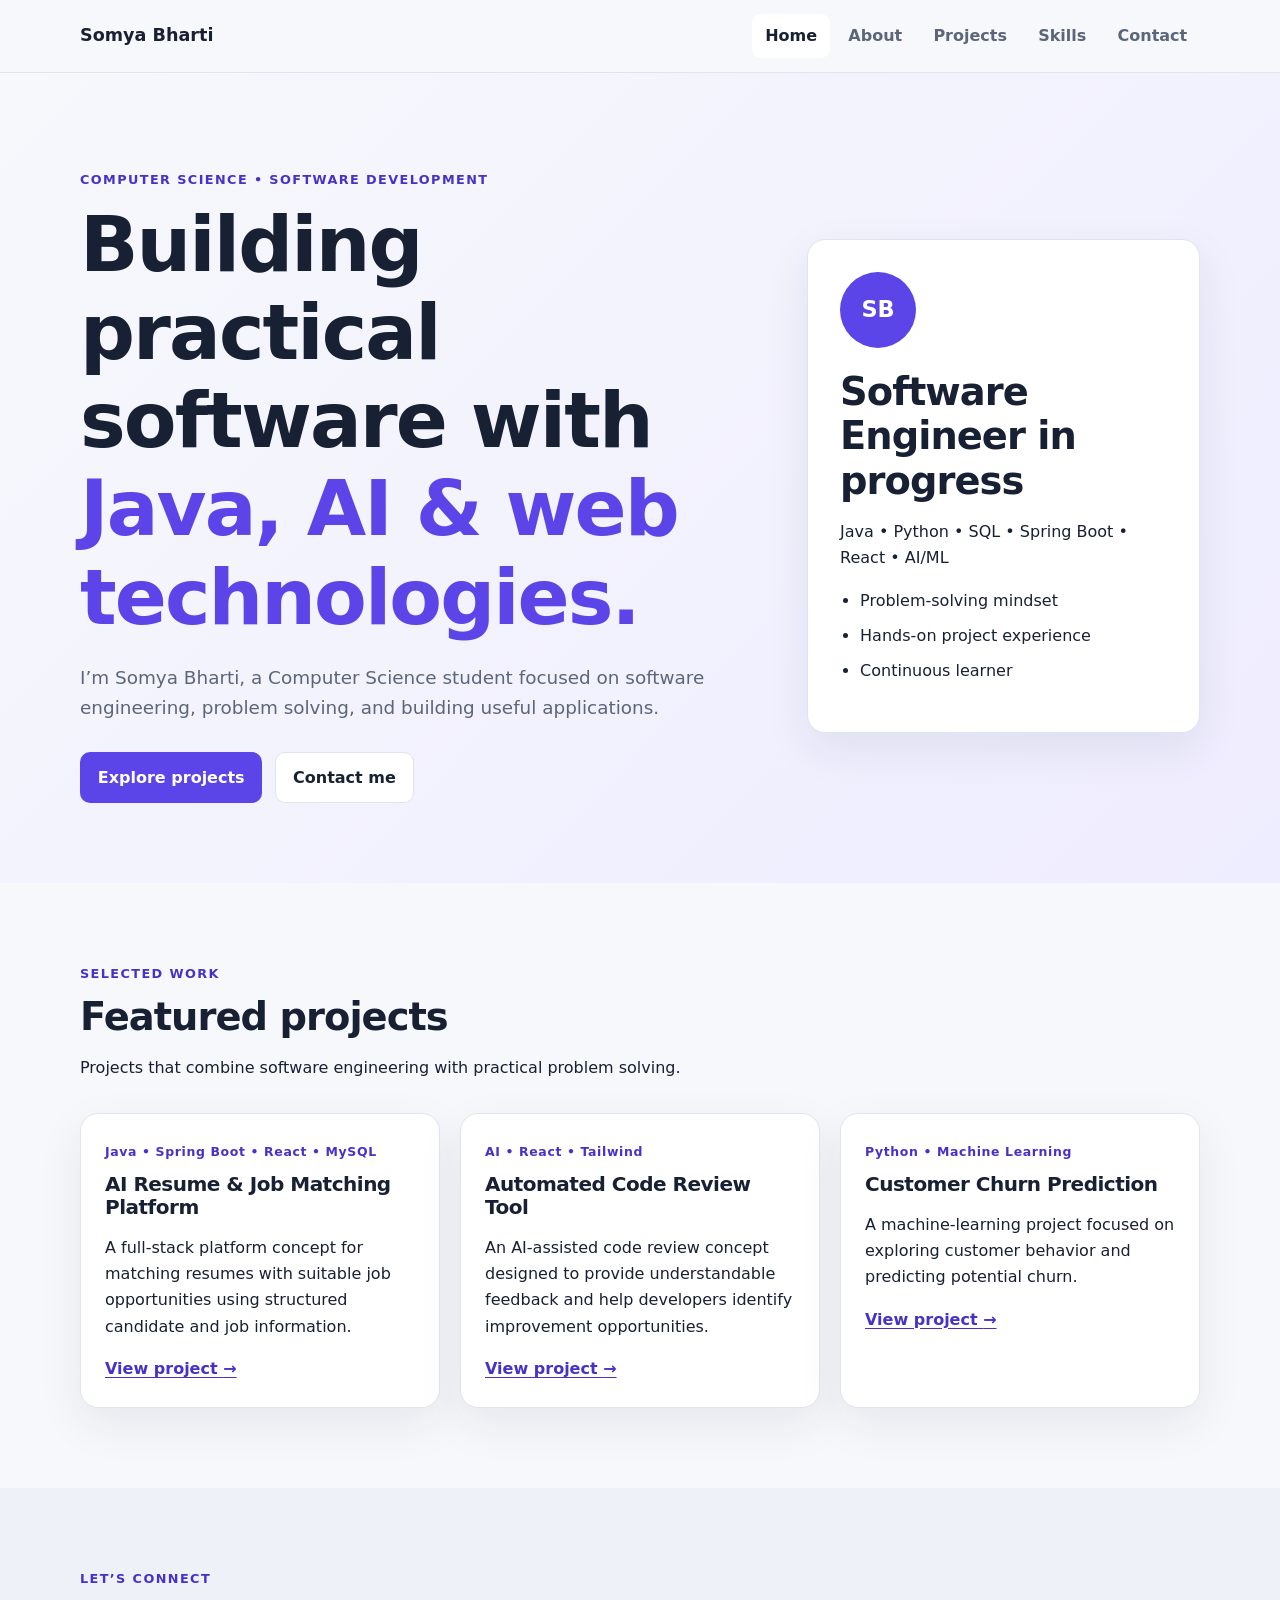
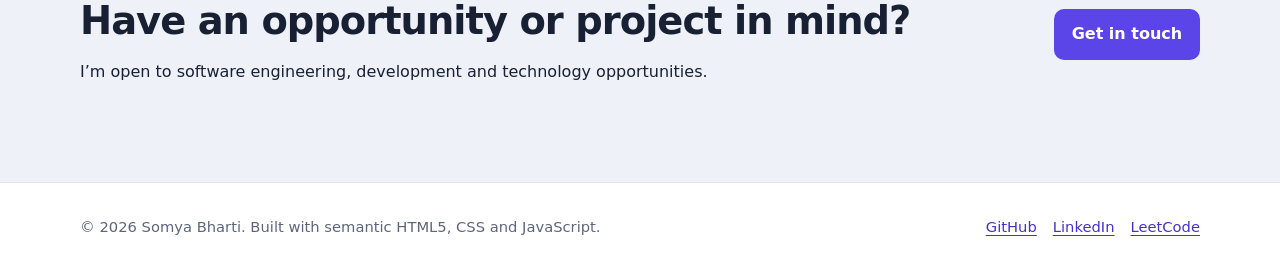
<file: index.html>
<!doctype html>
<html lang="en">
<head>
  <meta charset="utf-8">
  <meta name="viewport" content="width=device-width, initial-scale=1">
  <meta name="description" content="Somya Bharti's accessible software engineering portfolio featuring projects, technical skills, education and contact information.">
  <title>Somya Bharti | Software Engineer Portfolio</title>
  <link rel="canonical" href="https://example.com/">
  <meta property="og:title" content="Somya Bharti | Software Engineer Portfolio">
  <meta property="og:description" content="Somya Bharti's accessible software engineering portfolio featuring projects, technical skills, education and contact information.">
  <meta property="og:type" content="website">
  <meta property="og:url" content="https://example.com/">
  <meta name="theme-color" content="#5b45e8">
  <link rel="manifest" href="site.webmanifest">
  <link rel="stylesheet" href="assets/styles.css">
  <script src="assets/script.js" defer></script>
</head>
<body>
<a class="skip-link" href="#main-content">Skip to main content</a>
<header class="site-header">
  <div class="container nav-wrap">
    <a class="brand" href="index.html" aria-label="Somya Bharti home">Somya Bharti</a>
    <button class="menu-toggle" type="button" aria-expanded="false" aria-controls="site-nav">Menu</button>
    <nav id="site-nav" class="site-nav" aria-label="Primary navigation">
      <a href="index.html" aria-current="page">Home</a>
      <a href="about.html">About</a>
      <a href="projects.html">Projects</a>
      <a href="skills.html">Skills</a>
      <a href="contact.html">Contact</a>
    </nav>
  </div>
</header>

<main id="main-content">
  <section class="hero">
    <div class="container hero-grid">
      <div>
        <p class="eyebrow">Computer Science • Software Development</p>
        <h1>Building practical software with <span class="accent">Java, AI &amp; web technologies.</span></h1>
        <p class="lead">I’m Somya Bharti, a Computer Science student focused on software engineering, problem solving, and building useful applications.</p>
        <div class="button-row">
          <a class="button primary" href="projects.html">Explore projects</a>
          <a class="button secondary" href="contact.html">Contact me</a>
        </div>
      </div>
      <aside class="hero-card" aria-label="Portfolio highlights">
        <div class="hero-avatar" aria-hidden="true">SB</div>
        <h2>Software Engineer in progress</h2>
        <p>Java • Python • SQL • Spring Boot • React • AI/ML</p>
        <ul class="check-list">
          <li>Problem-solving mindset</li>
          <li>Hands-on project experience</li>
          <li>Continuous learner</li>
        </ul>
      </aside>
    </div>
  </section>

  <section class="section" aria-labelledby="featured-heading">
    <div class="container">
      <div class="section-heading">
        <p class="eyebrow">Selected work</p>
        <h2 id="featured-heading">Featured projects</h2>
        <p>Projects that combine software engineering with practical problem solving.</p>
      </div>
      <div class="card-grid">
        <article class="card">
          <p class="tag">Java • Spring Boot • React • MySQL</p>
          <h3>AI Resume &amp; Job Matching Platform</h3>
          <p>A full-stack platform concept for matching resumes with suitable job opportunities using structured candidate and job information.</p>
          <a class="text-link" href="projects.html#resume-matching">View project <span aria-hidden="true">→</span></a>
        </article>
        <article class="card">
          <p class="tag">AI • React • Tailwind</p>
          <h3>Automated Code Review Tool</h3>
          <p>An AI-assisted code review concept designed to provide understandable feedback and help developers identify improvement opportunities.</p>
          <a class="text-link" href="projects.html#code-review">View project <span aria-hidden="true">→</span></a>
        </article>
        <article class="card">
          <p class="tag">Python • Machine Learning</p>
          <h3>Customer Churn Prediction</h3>
          <p>A machine-learning project focused on exploring customer behavior and predicting potential churn.</p>
          <a class="text-link" href="projects.html#churn">View project <span aria-hidden="true">→</span></a>
        </article>
      </div>
    </div>
  </section>

  <section class="section muted" aria-labelledby="cta-heading">
    <div class="container cta">
      <div>
        <p class="eyebrow">Let’s connect</p>
        <h2 id="cta-heading">Have an opportunity or project in mind?</h2>
        <p>I’m open to software engineering, development and technology opportunities.</p>
      </div>
      <a class="button primary" href="contact.html">Get in touch</a>
    </div>
  </section>
</main>

<footer class="site-footer">
  <div class="container footer-grid">
    <p>© <span data-year></span> Somya Bharti. Built with semantic HTML5, CSS and JavaScript.</p>
    <div class="social-links" aria-label="Social links">
      <a href="https://github.com/SomyaBharti" target="_blank" rel="noopener noreferrer">GitHub</a>
      <a href="https://www.linkedin.com/in/somya-bharti-385a8a245" target="_blank" rel="noopener noreferrer">LinkedIn</a>
      <a href="https://leetcode.com/u/Somya_Bharti16/" target="_blank" rel="noopener noreferrer">LeetCode</a>
    </div>
  </div>
</footer>
</body>
</html>
</file>
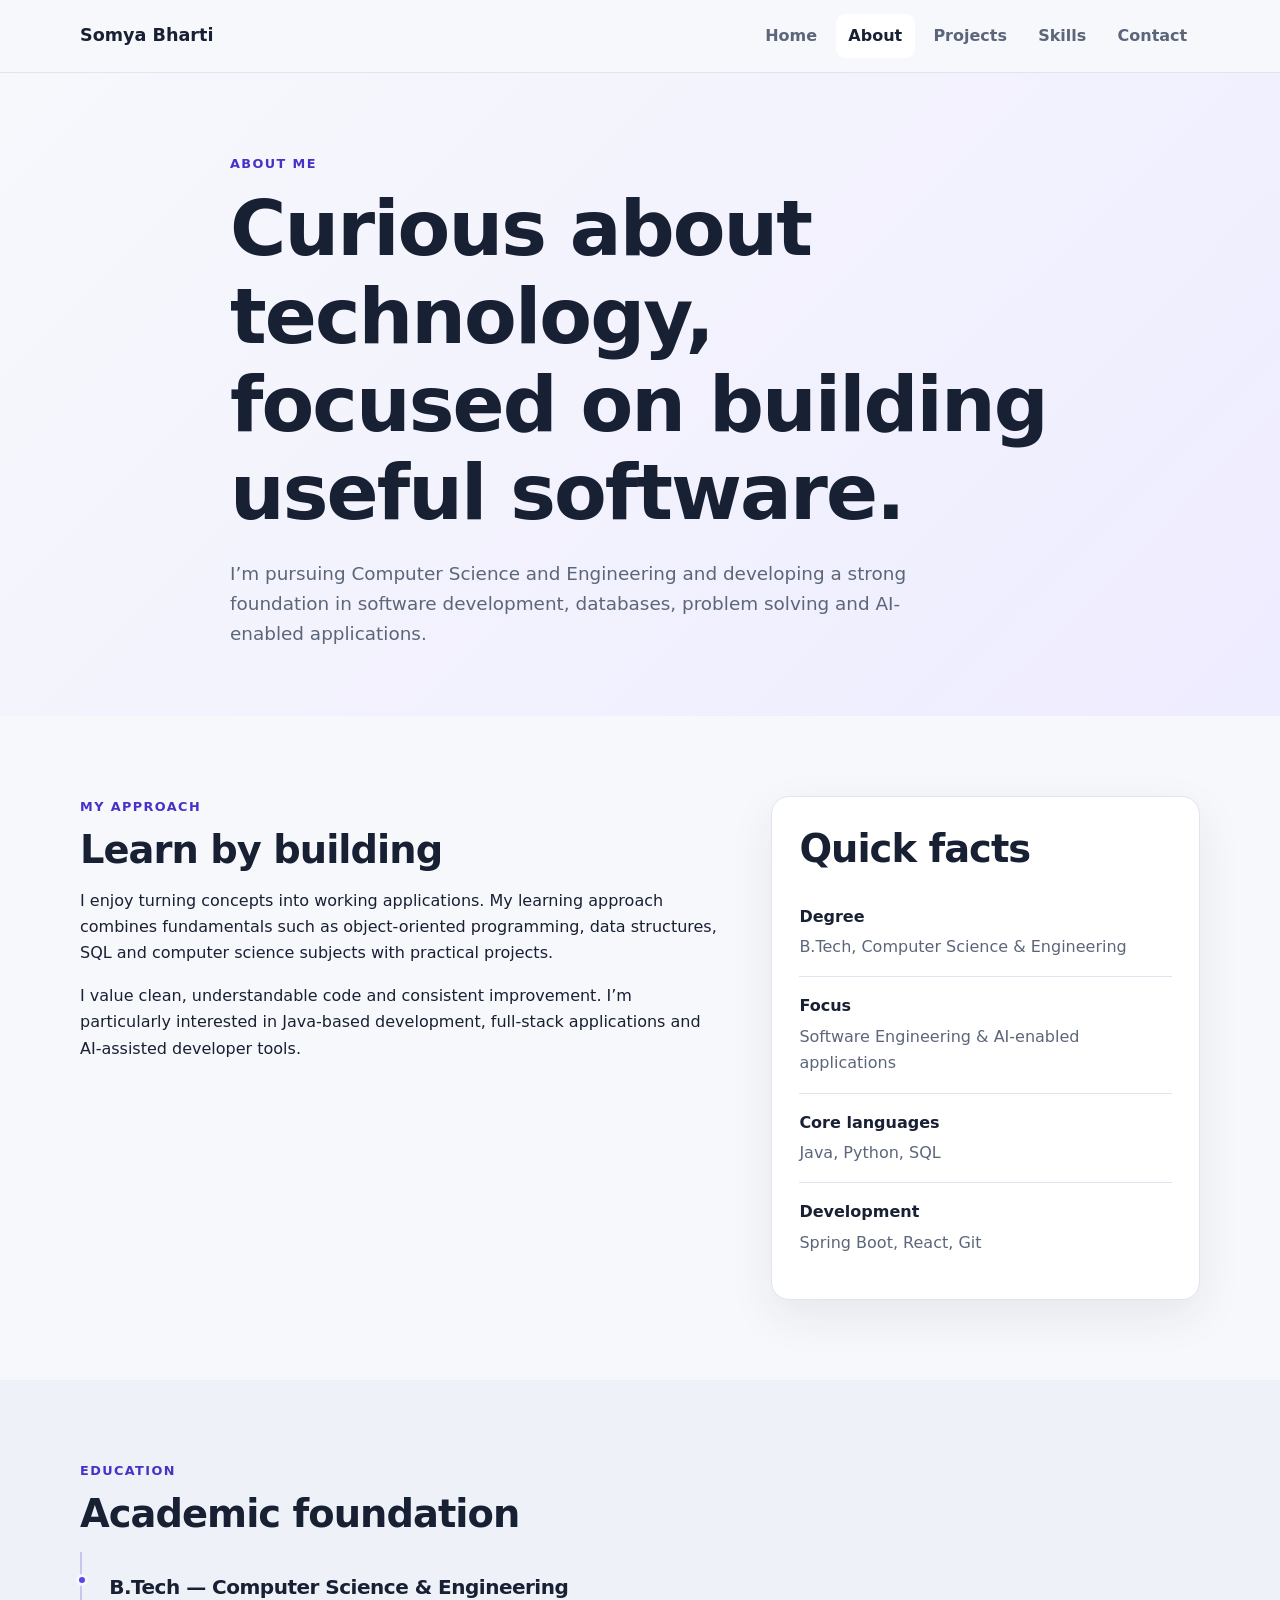
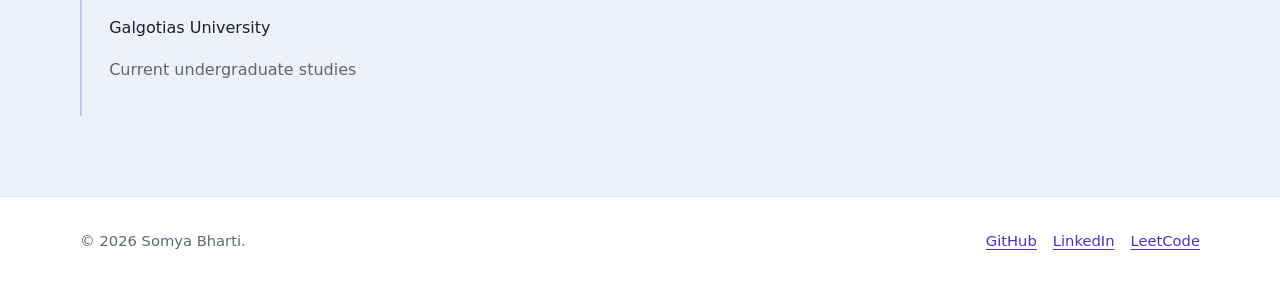
<file: about.html>
<!doctype html>
<html lang="en">
<head>
  <meta charset="utf-8">
  <meta name="viewport" content="width=device-width, initial-scale=1">
  <meta name="description" content="Learn about Somya Bharti's Computer Science education, software engineering interests and development approach.">
  <title>About Somya Bharti | Software Engineer</title>
  <link rel="canonical" href="https://example.com/about.html">
  <meta property="og:title" content="About Somya Bharti | Software Engineer">
  <meta property="og:description" content="Learn about Somya Bharti's Computer Science education, software engineering interests and development approach.">
  <meta property="og:type" content="website">
  <meta property="og:url" content="https://example.com/about.html">
  <meta name="theme-color" content="#5b45e8">
  <link rel="manifest" href="site.webmanifest">
  <link rel="stylesheet" href="assets/styles.css">
  <script src="assets/script.js" defer></script>
</head>
<body>
<a class="skip-link" href="#main-content">Skip to main content</a>
<header class="site-header">
  <div class="container nav-wrap">
    <a class="brand" href="index.html">Somya Bharti</a>
    <button class="menu-toggle" type="button" aria-expanded="false" aria-controls="site-nav">Menu</button>
    <nav id="site-nav" class="site-nav" aria-label="Primary navigation">
      <a href="index.html">Home</a><a href="about.html" aria-current="page">About</a><a href="projects.html">Projects</a><a href="skills.html">Skills</a><a href="contact.html">Contact</a>
    </nav>
  </div>
</header>
<main id="main-content">
  <section class="page-hero">
    <div class="container narrow">
      <p class="eyebrow">About me</p>
      <h1>Curious about technology, focused on building useful software.</h1>
      <p class="lead">I’m pursuing Computer Science and Engineering and developing a strong foundation in software development, databases, problem solving and AI-enabled applications.</p>
    </div>
  </section>

  <section class="section">
    <div class="container two-col">
      <article>
        <p class="eyebrow">My approach</p>
        <h2>Learn by building</h2>
        <p>I enjoy turning concepts into working applications. My learning approach combines fundamentals such as object-oriented programming, data structures, SQL and computer science subjects with practical projects.</p>
        <p>I value clean, understandable code and consistent improvement. I’m particularly interested in Java-based development, full-stack applications and AI-assisted developer tools.</p>
      </article>
      <aside class="info-panel">
        <h2>Quick facts</h2>
        <dl class="facts">
          <div><dt>Degree</dt><dd>B.Tech, Computer Science &amp; Engineering</dd></div>
          <div><dt>Focus</dt><dd>Software Engineering &amp; AI-enabled applications</dd></div>
          <div><dt>Core languages</dt><dd>Java, Python, SQL</dd></div>
          <div><dt>Development</dt><dd>Spring Boot, React, Git</dd></div>
        </dl>
      </aside>
    </div>
  </section>

  <section class="section muted" aria-labelledby="education-heading">
    <div class="container">
      <p class="eyebrow">Education</p>
      <h2 id="education-heading">Academic foundation</h2>
      <div class="timeline">
        <article class="timeline-item">
          <div class="timeline-dot" aria-hidden="true"></div>
          <div><h3>B.Tech — Computer Science &amp; Engineering</h3><p>Galgotias University</p><p class="small">Current undergraduate studies</p></div>
        </article>
      </div>
    </div>
  </section>
</main>
<footer class="site-footer"><div class="container footer-grid"><p>© <span data-year></span> Somya Bharti.</p><div class="social-links"><a href="https://github.com/SomyaBharti" target="_blank" rel="noopener noreferrer">GitHub</a><a href="https://www.linkedin.com/in/somya-bharti-385a8a245" target="_blank" rel="noopener noreferrer">LinkedIn</a><a href="https://leetcode.com/u/Somya_Bharti16/" target="_blank" rel="noopener noreferrer">LeetCode</a></div></div></footer>
</body>
</html>
</file>
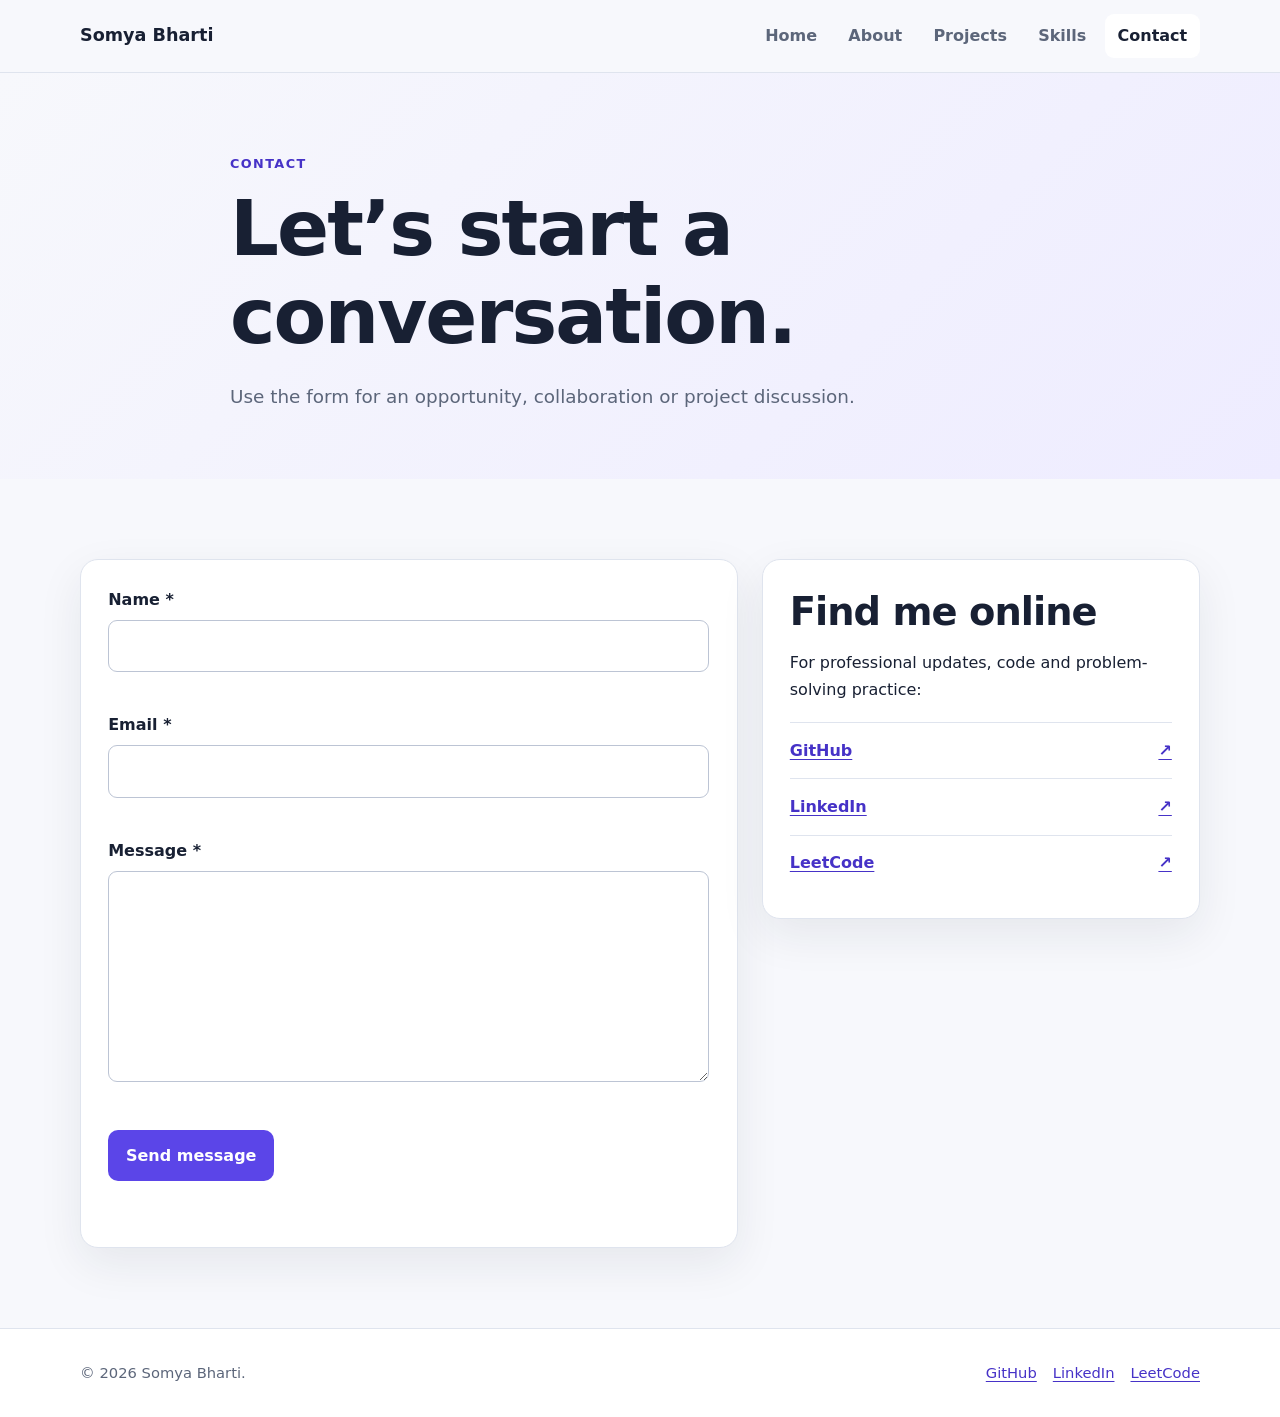
<file: contact.html>
<!doctype html>
<html lang="en">
<head><meta charset="utf-8"><meta name="viewport" content="width=device-width, initial-scale=1"><meta name="description" content="Contact Somya Bharti regarding software engineering opportunities, projects and collaborations."><title>Contact Somya Bharti | Software Engineer</title><link rel="stylesheet" href="assets/styles.css"><script src="assets/script.js" defer></script></head>
<body>
<a class="skip-link" href="#main-content">Skip to main content</a>
<header class="site-header"><div class="container nav-wrap"><a class="brand" href="index.html">Somya Bharti</a><button class="menu-toggle" type="button" aria-expanded="false" aria-controls="site-nav">Menu</button><nav id="site-nav" class="site-nav" aria-label="Primary navigation"><a href="index.html">Home</a><a href="about.html">About</a><a href="projects.html">Projects</a><a href="skills.html">Skills</a><a href="contact.html" aria-current="page">Contact</a></nav></div></header>
<main id="main-content">
<section class="page-hero"><div class="container narrow"><p class="eyebrow">Contact</p><h1>Let’s start a conversation.</h1><p class="lead">Use the form for an opportunity, collaboration or project discussion.</p></div></section>
<section class="section"><div class="container contact-grid">
  <form class="contact-form" id="contact-form" novalidate>
    <div class="form-field"><label for="name">Name <span aria-hidden="true">*</span></label><input id="name" name="name" type="text" autocomplete="name" required aria-describedby="name-error"><p class="field-error" id="name-error"></p></div>
    <div class="form-field"><label for="email">Email <span aria-hidden="true">*</span></label><input id="email" name="email" type="email" autocomplete="email" required aria-describedby="email-error"><p class="field-error" id="email-error"></p></div>
    <div class="form-field"><label for="message">Message <span aria-hidden="true">*</span></label><textarea id="message" name="message" rows="7" required aria-describedby="message-error"></textarea><p class="field-error" id="message-error"></p></div>
    <button class="button primary" type="submit">Send message</button>
    <p class="form-status" id="form-status" role="status" aria-live="polite"></p>
  </form>
  <aside class="contact-panel">
    <h2>Find me online</h2>
    <p>For professional updates, code and problem-solving practice:</p>
    <ul class="contact-links">
      <li><a href="https://github.com/SomyaBharti" target="_blank" rel="noopener noreferrer">GitHub <span aria-hidden="true">↗</span></a></li>
      <li><a href="https://www.linkedin.com/in/somya-bharti-385a8a245" target="_blank" rel="noopener noreferrer">LinkedIn <span aria-hidden="true">↗</span></a></li>
      <li><a href="https://leetcode.com/u/Somya_Bharti16/" target="_blank" rel="noopener noreferrer">LeetCode <span aria-hidden="true">↗</span></a></li>
    </ul>
  </aside>
</div></section>
</main>
<footer class="site-footer"><div class="container footer-grid"><p>© <span data-year></span> Somya Bharti.</p><div class="social-links"><a href="https://github.com/SomyaBharti" target="_blank" rel="noopener noreferrer">GitHub</a><a href="https://www.linkedin.com/in/somya-bharti-385a8a245" target="_blank" rel="noopener noreferrer">LinkedIn</a><a href="https://leetcode.com/u/Somya_Bharti16/" target="_blank" rel="noopener noreferrer">LeetCode</a></div></div></footer>
</body>
</html>
</file>
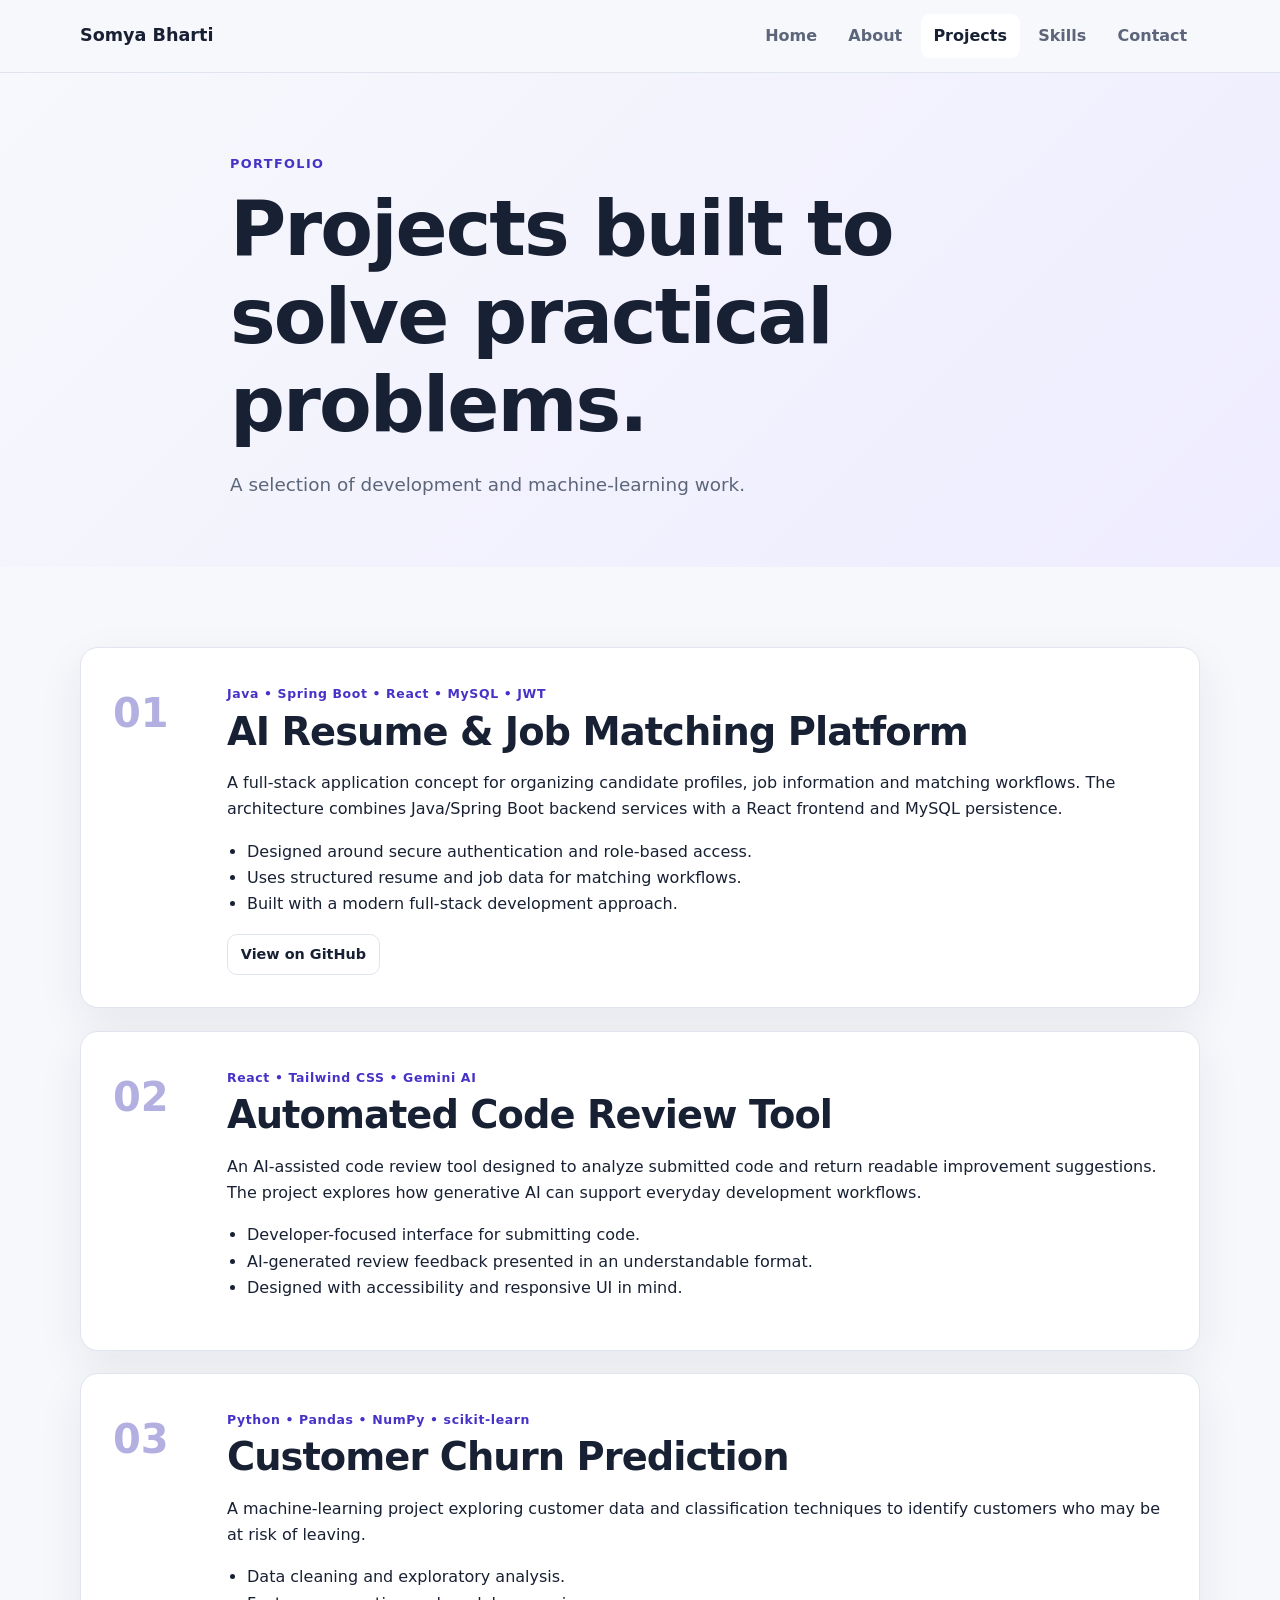
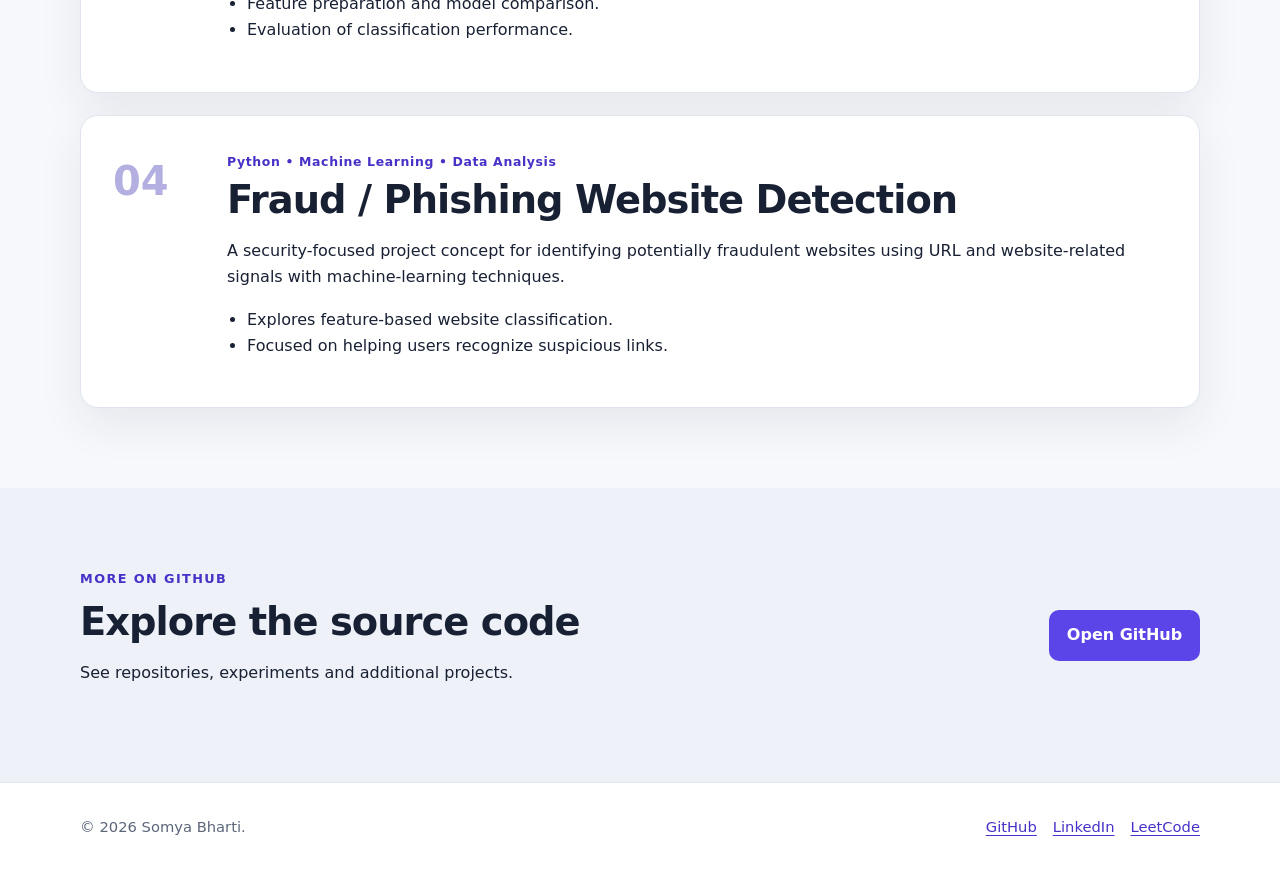
<file: projects.html>
<!doctype html>
<html lang="en">
<head>
  <meta charset="utf-8"><meta name="viewport" content="width=device-width, initial-scale=1">
  <meta name="description" content="Explore software development, AI, full-stack and machine-learning projects by Somya Bharti.">
  <title>Projects | Somya Bharti</title>
  <link rel="canonical" href="https://example.com/projects.html">
  <meta property="og:title" content="Projects | Somya Bharti">
  <meta property="og:description" content="Explore software development, AI, full-stack and machine-learning projects by Somya Bharti.">
  <meta property="og:type" content="website">
  <meta property="og:url" content="https://example.com/projects.html">
  <meta name="theme-color" content="#5b45e8">
  <link rel="manifest" href="site.webmanifest">
  <link rel="stylesheet" href="assets/styles.css"><script src="assets/script.js" defer></script>
</head>
<body>
<a class="skip-link" href="#main-content">Skip to main content</a>
<header class="site-header"><div class="container nav-wrap"><a class="brand" href="index.html">Somya Bharti</a><button class="menu-toggle" type="button" aria-expanded="false" aria-controls="site-nav">Menu</button><nav id="site-nav" class="site-nav" aria-label="Primary navigation"><a href="index.html">Home</a><a href="about.html">About</a><a href="projects.html" aria-current="page">Projects</a><a href="skills.html">Skills</a><a href="contact.html">Contact</a></nav></div></header>
<main id="main-content">
<section class="page-hero"><div class="container narrow"><p class="eyebrow">Portfolio</p><h1>Projects built to solve practical problems.</h1><p class="lead">A selection of development and machine-learning work.</p></div></section>
<section class="section"><div class="container project-list">
  <article class="project-card" id="resume-matching"><div class="project-number" aria-hidden="true">01</div><div><p class="tag">Java • Spring Boot • React • MySQL • JWT</p><h2>AI Resume &amp; Job Matching Platform</h2><p>A full-stack application concept for organizing candidate profiles, job information and matching workflows. The architecture combines Java/Spring Boot backend services with a React frontend and MySQL persistence.</p><ul class="bullet-list"><li>Designed around secure authentication and role-based access.</li><li>Uses structured resume and job data for matching workflows.</li><li>Built with a modern full-stack development approach.</li></ul><a class="button small-button secondary" href="https://github.com/SomyaBharti/AI-Powered-Resume-Job-Matching-Platform" target="_blank" rel="noopener noreferrer">View on GitHub</a></div></article>
  <article class="project-card" id="code-review"><div class="project-number" aria-hidden="true">02</div><div><p class="tag">React • Tailwind CSS • Gemini AI</p><h2>Automated Code Review Tool</h2><p>An AI-assisted code review tool designed to analyze submitted code and return readable improvement suggestions. The project explores how generative AI can support everyday development workflows.</p><ul class="bullet-list"><li>Developer-focused interface for submitting code.</li><li>AI-generated review feedback presented in an understandable format.</li><li>Designed with accessibility and responsive UI in mind.</li></ul></div></article>
  <article class="project-card" id="churn"><div class="project-number" aria-hidden="true">03</div><div><p class="tag">Python • Pandas • NumPy • scikit-learn</p><h2>Customer Churn Prediction</h2><p>A machine-learning project exploring customer data and classification techniques to identify customers who may be at risk of leaving.</p><ul class="bullet-list"><li>Data cleaning and exploratory analysis.</li><li>Feature preparation and model comparison.</li><li>Evaluation of classification performance.</li></ul></div></article>
  <article class="project-card"><div class="project-number" aria-hidden="true">04</div><div><p class="tag">Python • Machine Learning • Data Analysis</p><h2>Fraud / Phishing Website Detection</h2><p>A security-focused project concept for identifying potentially fraudulent websites using URL and website-related signals with machine-learning techniques.</p><ul class="bullet-list"><li>Explores feature-based website classification.</li><li>Focused on helping users recognize suspicious links.</li></ul></div></article>
</div></section>
<section class="section muted"><div class="container cta"><div><p class="eyebrow">More on GitHub</p><h2>Explore the source code</h2><p>See repositories, experiments and additional projects.</p></div><a class="button primary" href="https://github.com/SomyaBharti" target="_blank" rel="noopener noreferrer">Open GitHub</a></div></section>
</main>
<footer class="site-footer"><div class="container footer-grid"><p>© <span data-year></span> Somya Bharti.</p><div class="social-links"><a href="https://github.com/SomyaBharti" target="_blank" rel="noopener noreferrer">GitHub</a><a href="https://www.linkedin.com/in/somya-bharti-385a8a245" target="_blank" rel="noopener noreferrer">LinkedIn</a><a href="https://leetcode.com/u/Somya_Bharti16/" target="_blank" rel="noopener noreferrer">LeetCode</a></div></div></footer>
</body>
</html>
</file>
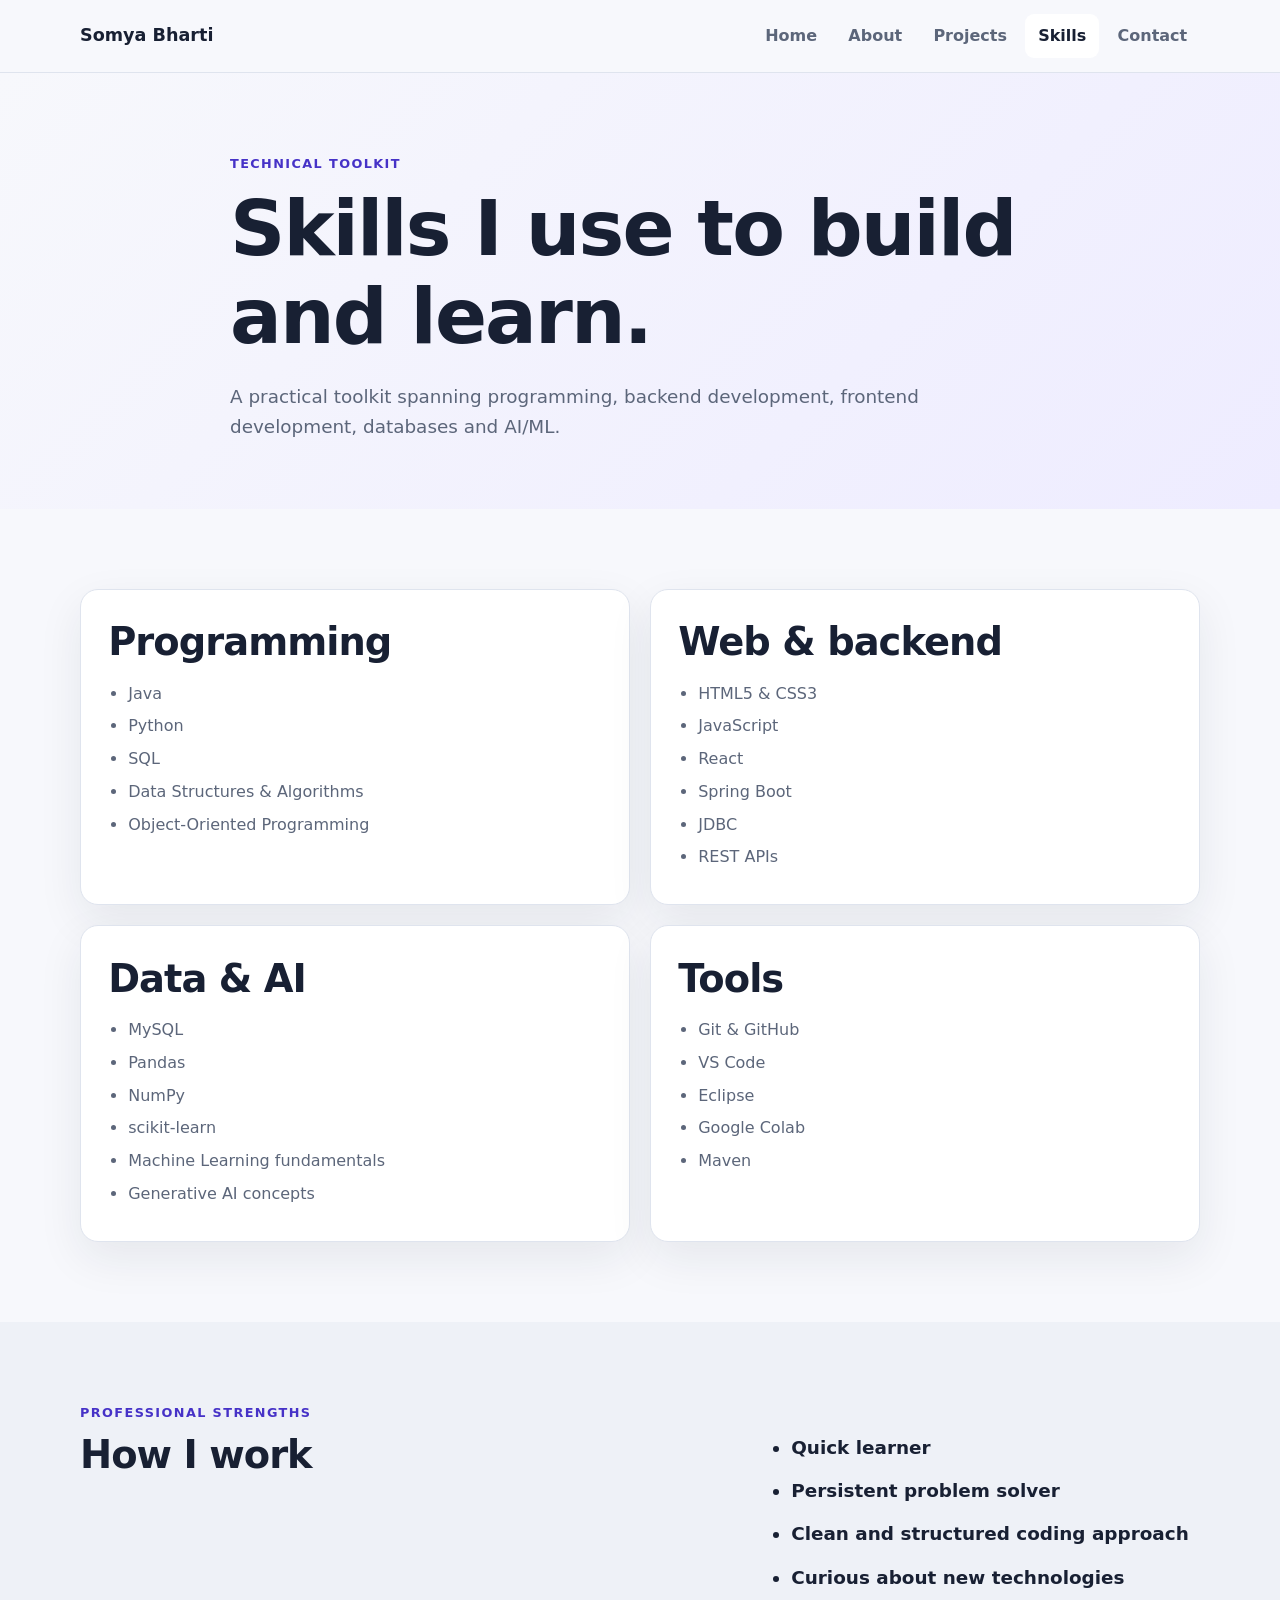
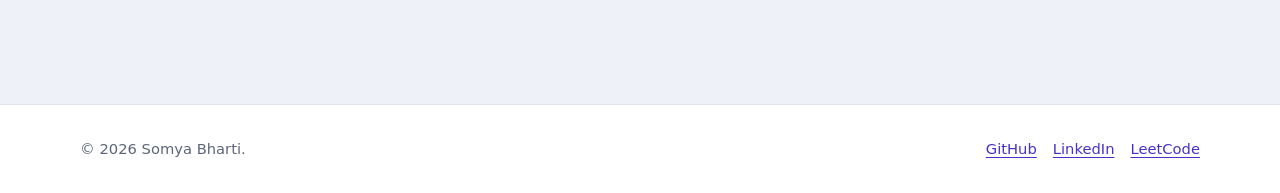
<file: skills.html>
<!doctype html>
<html lang="en">
<head><meta charset="utf-8"><meta name="viewport" content="width=device-width, initial-scale=1"><meta name="description" content="Technical skills in Java, Python, SQL, Spring Boot, React, machine learning and development tools."><title>Skills | Somya Bharti</title><link rel="stylesheet" href="assets/styles.css"><script src="assets/script.js" defer></script></head>
<body>
<a class="skip-link" href="#main-content">Skip to main content</a>
<header class="site-header"><div class="container nav-wrap"><a class="brand" href="index.html">Somya Bharti</a><button class="menu-toggle" type="button" aria-expanded="false" aria-controls="site-nav">Menu</button><nav id="site-nav" class="site-nav" aria-label="Primary navigation"><a href="index.html">Home</a><a href="about.html">About</a><a href="projects.html">Projects</a><a href="skills.html" aria-current="page">Skills</a><a href="contact.html">Contact</a></nav></div></header>
<main id="main-content">
<section class="page-hero"><div class="container narrow"><p class="eyebrow">Technical toolkit</p><h1>Skills I use to build and learn.</h1><p class="lead">A practical toolkit spanning programming, backend development, frontend development, databases and AI/ML.</p></div></section>
<section class="section"><div class="container skill-grid">
  <article class="skill-card"><h2>Programming</h2><ul><li>Java</li><li>Python</li><li>SQL</li><li>Data Structures &amp; Algorithms</li><li>Object-Oriented Programming</li></ul></article>
  <article class="skill-card"><h2>Web &amp; backend</h2><ul><li>HTML5 &amp; CSS3</li><li>JavaScript</li><li>React</li><li>Spring Boot</li><li>JDBC</li><li>REST APIs</li></ul></article>
  <article class="skill-card"><h2>Data &amp; AI</h2><ul><li>MySQL</li><li>Pandas</li><li>NumPy</li><li>scikit-learn</li><li>Machine Learning fundamentals</li><li>Generative AI concepts</li></ul></article>
  <article class="skill-card"><h2>Tools</h2><ul><li>Git &amp; GitHub</li><li>VS Code</li><li>Eclipse</li><li>Google Colab</li><li>Maven</li></ul></article>
</div></section>
<section class="section muted"><div class="container two-col"><div><p class="eyebrow">Professional strengths</p><h2>How I work</h2></div><ul class="large-list"><li>Quick learner</li><li>Persistent problem solver</li><li>Clean and structured coding approach</li><li>Curious about new technologies</li></ul></div></section>
</main>
<footer class="site-footer"><div class="container footer-grid"><p>© <span data-year></span> Somya Bharti.</p><div class="social-links"><a href="https://github.com/SomyaBharti" target="_blank" rel="noopener noreferrer">GitHub</a><a href="https://www.linkedin.com/in/somya-bharti-385a8a245" target="_blank" rel="noopener noreferrer">LinkedIn</a><a href="https://leetcode.com/u/Somya_Bharti16/" target="_blank" rel="noopener noreferrer">LeetCode</a></div></div></footer>
</body>
</html>
</file>
<file: assets/styles.css>
:root{
  --bg:#f7f8fc;--surface:#fff;--text:#182033;--muted:#5c667a;--line:#dfe4ee;
  --accent:#5b45e8;--accent-dark:#4632c7;--soft:#eeecff;--max:1120px;
  --shadow:0 16px 45px rgba(27,34,56,.08);--radius:18px;
}
*{box-sizing:border-box}
html{scroll-behavior:smooth}
body{margin:0;font-family:Inter,ui-sans-serif,system-ui,-apple-system,BlinkMacSystemFont,"Segoe UI",sans-serif;background:var(--bg);color:var(--text);line-height:1.65}
a{color:var(--accent-dark);text-underline-offset:3px}
a:hover{color:var(--accent)}
a:focus-visible,button:focus-visible,input:focus-visible,textarea:focus-visible{outline:3px solid #f0a400;outline-offset:3px;box-shadow:0 0 0 1px #fff}
button,input,textarea{font:inherit}button{min-height:44px}
.container{width:min(calc(100% - 2rem),var(--max));margin-inline:auto}
.narrow{max-width:820px}
.skip-link{position:fixed;left:1rem;top:-5rem;background:var(--text);color:#fff;padding:.7rem 1rem;border-radius:8px;z-index:1000}
.skip-link:focus{top:1rem;color:#fff}
.site-header{position:sticky;top:0;z-index:50;background:rgba(247,248,252,.94);backdrop-filter:blur(12px);border-bottom:1px solid var(--line)}
.nav-wrap{min-height:72px;display:flex;align-items:center;justify-content:space-between;gap:2rem}
.brand{font-weight:800;font-size:1.1rem;color:var(--text);text-decoration:none}
.site-nav{display:flex;gap:.35rem;align-items:center}
.site-nav a{padding:.55rem .8rem;color:var(--muted);text-decoration:none;border-radius:9px;font-weight:650}
.site-nav a:hover,.site-nav a[aria-current=page]{color:var(--text);background:var(--surface)}
.menu-toggle{display:none;border:1px solid var(--line);background:var(--surface);padding:.5rem .75rem;border-radius:8px;color:var(--text)}
.hero{padding:6rem 0 5rem;background:linear-gradient(135deg,#f7f8fc 0%,#eeecff 100%)}
.hero-grid{display:grid;grid-template-columns:1.35fr .8fr;gap:4rem;align-items:center}
.eyebrow{margin:0 0 .65rem;color:var(--accent-dark);font-size:.8rem;font-weight:800;letter-spacing:.11em;text-transform:uppercase}
h1,h2,h3{line-height:1.15;letter-spacing:-.025em}
h1{font-size:clamp(2.4rem,6vw,4.8rem);margin:.2rem 0 1.3rem;max-width:850px}
h2{font-size:clamp(1.8rem,3vw,2.6rem);margin:.2rem 0 1rem}
h3{font-size:1.25rem;margin:.5rem 0}
.accent{color:var(--accent)}
.lead{font-size:1.15rem;color:var(--muted);max-width:720px}
.button-row{display:flex;gap:.8rem;flex-wrap:wrap;margin-top:1.8rem}
.button{display:inline-flex;align-items:center;justify-content:center;min-height:46px;padding:.7rem 1.05rem;border:1px solid transparent;border-radius:10px;font-weight:750;text-decoration:none;cursor:pointer}
.button.primary{background:var(--accent);color:#fff}
.button.primary:hover{background:var(--accent-dark);color:#fff}
.button.secondary{background:var(--surface);border-color:var(--line);color:var(--text)}
.button.secondary:hover{border-color:var(--accent);color:var(--accent-dark)}
.small-button{min-height:40px;padding:.5rem .8rem;font-size:.9rem}
.hero-card,.card,.skill-card,.info-panel,.contact-panel,.contact-form{background:var(--surface);border:1px solid var(--line);border-radius:var(--radius);box-shadow:var(--shadow)}
.hero-card{padding:2rem}
.hero-avatar{width:76px;height:76px;display:grid;place-items:center;background:var(--accent);color:#fff;border-radius:50%;font-size:1.4rem;font-weight:900;margin-bottom:1.4rem}
.check-list,.bullet-list,.large-list{padding-left:1.25rem}
.check-list li{margin:.55rem 0}
.section{padding:5rem 0}
.section.muted{background:#eef1f7}
.section-heading{margin-bottom:2rem;max-width:700px}
.card-grid{display:grid;grid-template-columns:repeat(3,1fr);gap:1.25rem}
.card{padding:1.5rem}
.tag{display:inline-block;margin:0;color:var(--accent-dark);font-size:.78rem;font-weight:800;letter-spacing:.05em}
.text-link{font-weight:750}
.cta{display:flex;justify-content:space-between;align-items:center;gap:2rem}
.page-hero{padding:5rem 0 3rem;background:linear-gradient(135deg,#f7f8fc,#eeecff)}
.two-col{display:grid;grid-template-columns:1.2fr .8fr;gap:3rem}
.info-panel{padding:1.7rem}
.facts{margin:0}
.facts div{padding:1rem 0;border-bottom:1px solid var(--line)}
.facts div:last-child{border-bottom:0}
.facts dt{font-weight:800}.facts dd{margin:.25rem 0 0;color:var(--muted)}
.timeline{border-left:2px solid #c9c5ee;padding-left:1.7rem}
.timeline-item{position:relative;padding:1rem 0}
.timeline-dot{position:absolute;left:-2.1rem;top:1.35rem;width:12px;height:12px;border-radius:50%;background:var(--accent);border:3px solid var(--bg)}
.small{color:var(--muted)}
.project-list{display:grid;gap:1.4rem}
.project-card{display:grid;grid-template-columns:90px 1fr;gap:1.5rem;padding:2rem;background:var(--surface);border:1px solid var(--line);border-radius:var(--radius);box-shadow:var(--shadow)}
.project-number{font-size:2.5rem;font-weight:900;color:#b3afe0}
.skill-grid{display:grid;grid-template-columns:repeat(2,1fr);gap:1.25rem}
.skill-card{padding:1.7rem}
.skill-card ul{margin:1rem 0 0;padding-left:1.25rem;color:var(--muted)}
.skill-card li{margin:.4rem 0}
.large-list{font-size:1.15rem;font-weight:650}
.large-list li{margin:.8rem 0}
.contact-grid{display:grid;grid-template-columns:1.2fr .8fr;gap:1.5rem;align-items:start}
.contact-form{padding:1.7rem}
.form-field{margin-bottom:1.15rem}
label{display:block;font-weight:750;margin-bottom:.4rem}
input,textarea{width:100%;border:1px solid #bcc4d4;border-radius:9px;padding:.75rem .85rem;background:#fff;color:var(--text)}
textarea{resize:vertical;min-height:150px}
.field-error{min-height:1.2em;margin:.3rem 0 0;color:#b42318;font-size:.9rem}
.form-status{min-height:1.5em;margin:.9rem 0 0;font-weight:650}
.contact-panel{padding:1.7rem}
.contact-links{list-style:none;padding:0;margin:1.2rem 0 0}
.contact-links li{border-top:1px solid var(--line);padding:.9rem 0}
.contact-links a{display:flex;justify-content:space-between;font-weight:750}
.site-footer{padding:2rem 0;border-top:1px solid var(--line);background:#fff}
.footer-grid{display:flex;justify-content:space-between;gap:1rem;align-items:center;color:var(--muted);font-size:.92rem}
.footer-grid p{margin:0}
.social-links{display:flex;gap:1rem;flex-wrap:wrap}
@media (max-width:800px){
  .hero{padding:4.5rem 0 4rem}.hero-grid,.two-col,.contact-grid{grid-template-columns:1fr}.card-grid,.skill-grid{grid-template-columns:1fr}
  .project-card{grid-template-columns:1fr}.project-number{font-size:2rem}
  .cta,.footer-grid{flex-direction:column;align-items:flex-start}
  .menu-toggle{display:block}.site-nav{display:none;position:absolute;left:1rem;right:1rem;top:68px;background:#fff;border:1px solid var(--line);border-radius:12px;padding:.5rem;box-shadow:var(--shadow);flex-direction:column;align-items:stretch}
  .site-nav.open{display:flex}.site-nav a{padding:.8rem}
}
@media (prefers-reduced-motion:reduce){html{scroll-behavior:auto}*,*::before,*::after{animation-duration:.01ms!important;animation-iteration-count:1!important;transition-duration:.01ms!important}}
</file>
